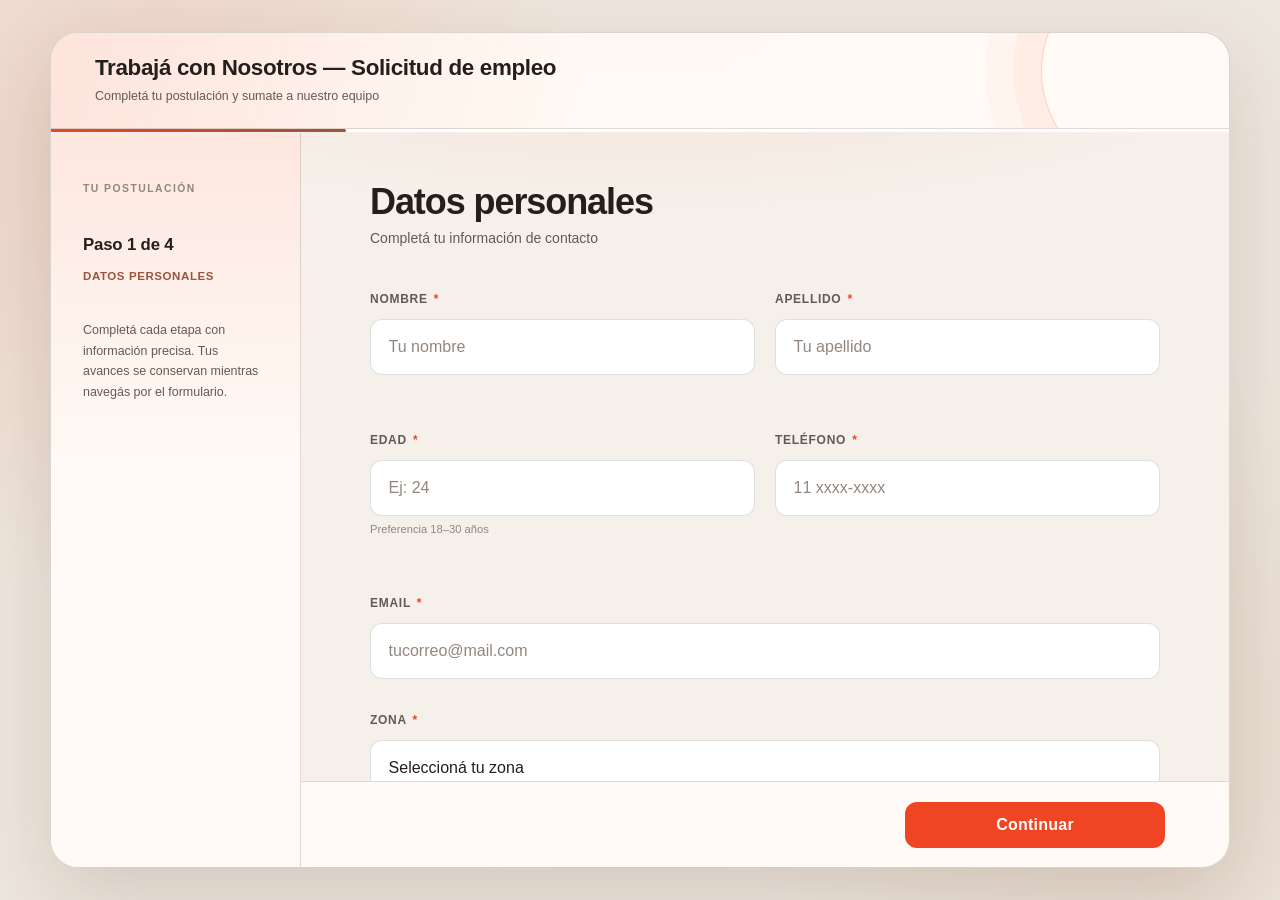
<file: index.html>
<!DOCTYPE html>
<html lang="es">
<head>
  <meta charset="UTF-8">
  <meta name="viewport" content="width=device-width, initial-scale=1.0, viewport-fit=cover">
  <meta name="theme-color" content="#f5f1ea">
  <meta name="apple-mobile-web-app-capable" content="yes">
  <meta name="apple-mobile-web-app-status-bar-style" content="default">
  <meta name="description" content="Formulario unificado de postulación laboral">
  <title>Trabajá con Nosotros — Solicitud de empleo</title>
  <link rel="stylesheet" href="styles.css">
</head>
<body>

<div id="app">

  <!-- ── HEADER ── -->
  <header class="app-header" role="banner">
    <div class="header-text">
      <h1 class="header-title">Trabajá con Nosotros — Solicitud de empleo</h1>
      <p class="header-sub">Completá tu postulación y sumate a nuestro equipo</p>
    </div>
  </header>

  <!-- ── PROGRESS ── -->
  <div class="progress-wrap" aria-hidden="true">
    <div class="progress-fill" id="progressFill"></div>
  </div>

  <!-- ── STEP INDICATOR ── -->
  <div class="step-indicator" id="stepIndicator" aria-live="polite" aria-atomic="true">
    <span class="step-ind-cur" id="stepIndCur">Paso 1 de 4</span>
    <span class="step-ind-name" id="stepIndName">Datos personales</span>
  </div>

  <!-- ════════════════════════════════════════════
       FORM STEPS
  ════════════════════════════════════════════ -->
  <main class="form-main" id="formMain">

    <!-- ──────────────────────────────────────
         PASO 1 · Datos personales
    ────────────────────────────────────── -->
    <section class="form-step is-active" id="step-1" data-step="1"
             aria-labelledby="title-1">

      <header class="step-header">
        <h2 class="step-title" id="title-1">Datos personales</h2>
        <p class="step-sub">Completá tu información de contacto</p>
      </header>

      <!-- Nombre + Apellido -->
      <div class="field-row">
        <div class="field">
          <label class="field-label" for="firstName">
            Nombre <span class="req" aria-label="requerido">*</span>
          </label>
          <input type="text" id="firstName" class="field-input"
                 autocomplete="given-name" inputmode="text"
                 placeholder="Tu nombre" data-required>
        </div>
        <div class="field">
          <label class="field-label" for="lastName">
            Apellido <span class="req" aria-label="requerido">*</span>
          </label>
          <input type="text" id="lastName" class="field-input"
                 autocomplete="family-name" inputmode="text"
                 placeholder="Tu apellido" data-required>
        </div>
      </div>

      <!-- Edad + Teléfono -->
      <div class="field-row">
        <div class="field">
          <label class="field-label" for="age">
            Edad <span class="req" aria-label="requerido">*</span>
          </label>
          <input type="number" id="age" class="field-input"
                 min="16" max="99" inputmode="numeric"
                 placeholder="Ej: 24" data-required>
          <span class="field-hint">Preferencia 18–30 años</span>
        </div>
        <div class="field">
          <label class="field-label" for="phone">
            Teléfono <span class="req" aria-label="requerido">*</span>
          </label>
          <input type="tel" id="phone" class="field-input"
                 autocomplete="tel" inputmode="tel"
                 placeholder="11 xxxx-xxxx" data-required>
        </div>
      </div>

      <!-- Email -->
      <div class="field">
        <label class="field-label" for="email">
          Email <span class="req" aria-label="requerido">*</span>
        </label>
        <input type="email" id="email" class="field-input"
               autocomplete="email" inputmode="email"
               placeholder="tucorreo@mail.com" data-required>
      </div>

      <!-- Zona -->
      <div class="field">
        <label class="field-label" for="zone">
          Zona <span class="req" aria-label="requerido">*</span>
        </label>
        <select id="zone" class="field-input" data-required>
          <option value="" disabled selected>Seleccioná tu zona</option>
          <option value="CABA">CABA</option>
          <option value="Sur">Sur</option>
          <option value="Norte">Norte</option>
          <option value="Oeste">Oeste</option>
          <option value="Zárate">Zárate</option>
          <option value="Mar del Plata">Mar del Plata</option>
          <option value="Luján">Luján</option>
          <option value="La Plata">La Plata</option>
          <option value="Rosario">Ciudad de Rosario</option>
          <option value="La Plata">Ciudad de Santa Fe</option>
          <option value="La Plata">Ciudad de Córdoba</option>
          <option value="La Plata">Ciudad de Paraná</option>
        </select>
      </div>

      <!-- Localidad (visible solo para Sur / Norte / Oeste) -->
      <div class="field" id="localidadField" hidden>
        <label class="field-label" for="localidad">
          Localidad <span class="req" aria-label="requerido">*</span>
        </label>
        <select id="localidad" class="field-input">
          <option value="" disabled selected>Seleccioná tu localidad</option>
        </select>
      </div>

      <!-- Puestos -->
      <div class="field">
        <label class="field-label">
          Puesto de interés <span class="req" aria-label="requerido">*</span>
        </label>
        <div class="check-group" id="puestoGroup" role="radiogroup"
             aria-label="Seleccioná un puesto">
          <label class="check-opt">
            <input type="radio" name="puesto" value="Empleado Polivalente">
            <span class="check-box" aria-hidden="true"></span>
            <span class="check-lbl">Empleado Polivalente</span>
          </label>
          <label class="check-opt">
            <input type="radio" name="puesto" value="Encargado de Turno">
            <span class="check-box" aria-hidden="true"></span>
            <span class="check-lbl">Encargado de Turno</span>
          </label>
          <label class="check-opt">
            <input type="radio" name="puesto" value="Gerente de Local">
            <span class="check-box" aria-hidden="true"></span>
            <span class="check-lbl">Gerente de Local</span>
          </label>
        </div>
        <div class="excl-warn" id="puestoWarn" hidden role="alert">
          <span aria-hidden="true">⚠</span>
          <span>Se requiere experiencia previa comprobable en rubros gastronómicos exclusivamente.</span>
        </div>
      </div>

      <!-- Separador de requisitos -->
      <div class="section-sep" role="separator">
        <span class="section-sep-lbl">Requisitos del puesto</span>
      </div>

      <!-- Disponibilidad nocturna -->
      <div class="field">
        <label class="field-label">
          ¿Tenés disponibilidad de 18:00 a 03:00 hs?
          <span class="req" aria-label="requerido">*</span>
        </label>
        <div class="opt-group" data-group="dispNoche" role="radiogroup"
             aria-label="Disponibilidad nocturna">
          <button type="button" class="opt-btn" data-value="si">
            <span class="opt-dot" aria-hidden="true"></span>
            <span class="opt-lbl">Sí, tengo disponibilidad en ese horario</span>
          </button>
          <button type="button" class="opt-btn" data-value="no">
            <span class="opt-dot" aria-hidden="true"></span>
            <span class="opt-lbl">No, no puedo en ese horario</span>
          </button>
        </div>
      </div>

      <!-- Curso manipulación (EXCLUYENTE) -->
      <div class="field">
        <label class="field-label">
          Curso de Manipulación de Alimentos
          <span class="badge-excl" aria-label="requisito excluyente">EXCLUYENTE</span>
        </label>
        <p class="field-desc">
          Declaro que cuento con el Curso de Manipulación de Alimentos vigente
          o que me encuentro actualmente cursándolo.
        </p>
        <div class="opt-group" data-group="cursoMani" role="radiogroup"
             aria-label="Curso de manipulación de alimentos">
          <button type="button" class="opt-btn" data-value="si">
            <span class="opt-dot" aria-hidden="true"></span>
            <span class="opt-lbl">Sí, lo tengo vigente o estoy cursándolo actualmente</span>
          </button>
          <button type="button" class="opt-btn" data-value="no">
            <span class="opt-dot" aria-hidden="true"></span>
            <span class="opt-lbl">No, no lo tengo ni lo estoy cursando</span>
          </button>
        </div>
        <div class="excl-warn" id="exclWarn" hidden role="alert">
          <span aria-hidden="true">⚠</span>
          <span>Este es un requisito excluyente para continuar la postulación.</span>
        </div>
      </div>

      <!-- Antecedentes -->
      <div class="field">
        <label class="field-label">
          Certificado de Antecedentes Penales
          <span class="req" aria-label="requerido">*</span>
        </label>
        <p class="field-desc">
          ¿Tiene vigente su certificado de antecedentes penales? Recuerde que
          debe contar con el mismo para poder realizar la entrevista.
        </p>
        <div class="opt-group" data-group="antecedentes" role="radiogroup"
             aria-label="Certificado de antecedentes penales">
          <button type="button" class="opt-btn" data-value="si">
            <span class="opt-dot" aria-hidden="true"></span>
            <span class="opt-lbl">Sí, está vigente</span>
          </button>
          <button type="button" class="opt-btn" data-value="no-tramite">
            <span class="opt-dot" aria-hidden="true"></span>
            <span class="opt-lbl">No lo tengo / Está en trámite</span>
          </button>
        </div>
      </div>

    </section><!-- /step-1 -->


    <!-- ──────────────────────────────────────
         PASO 2 · Disponibilidad
    ────────────────────────────────────── -->
    <section class="form-step" id="step-2" data-step="2"
             aria-labelledby="title-2">

      <header class="step-header">
        <h2 class="step-title" id="title-2">Disponibilidad</h2>
        <p class="step-sub">La disponibilidad es clave en gastronomía</p>
      </header>

      <div class="field">
        <label class="field-label">
          ¿Cuál es tu disponibilidad horaria?
          <span class="req">*</span>
        </label>
        <div class="opt-group" data-group="dispHoraria" role="radiogroup">
          <button type="button" class="opt-btn" data-value="full-time" data-pts="30">
            <span class="opt-dot" aria-hidden="true"></span>
            <span class="opt-lbl">Full Time — 40+ hs/semana</span>
          </button>
          <button type="button" class="opt-btn" data-value="part-tarde" data-pts="25">
            <span class="opt-dot" aria-hidden="true"></span>
            <span class="opt-lbl">Part Time — tarde / noche</span>
          </button>
          <button type="button" class="opt-btn" data-value="part-manana" data-pts="15">
            <span class="opt-dot" aria-hidden="true"></span>
            <span class="opt-lbl">Part Time — mañana</span>
          </button>
          <button type="button" class="opt-btn" data-value="solo-fds" data-pts="10">
            <span class="opt-dot" aria-hidden="true"></span>
            <span class="opt-lbl">Solo fines de semana</span>
          </button>
        </div>
      </div>

      <div class="field">
        <label class="field-label">
          ¿Podés trabajar fines de semana? <span class="req">*</span>
        </label>
        <div class="opt-group" data-group="dispFds" role="radiogroup">
          <button type="button" class="opt-btn" data-value="always" data-pts="20">
            <span class="opt-dot" aria-hidden="true"></span>
            <span class="opt-lbl">Sí, siempre</span>
          </button>
          <button type="button" class="opt-btn" data-value="sometimes" data-pts="10">
            <span class="opt-dot" aria-hidden="true"></span>
            <span class="opt-lbl">A veces</span>
          </button>
          <button type="button" class="opt-btn" data-value="never" data-pts="0">
            <span class="opt-dot" aria-hidden="true"></span>
            <span class="opt-lbl">No puedo los fines de semana</span>
          </button>
        </div>
      </div>

      <div class="field">
        <label class="field-label">
          ¿Disponibilidad en feriados? <span class="req">*</span>
        </label>
        <div class="opt-group" data-group="dispFeriados" role="radiogroup">
          <button type="button" class="opt-btn" data-value="yes" data-pts="10">
            <span class="opt-dot" aria-hidden="true"></span>
            <span class="opt-lbl">Sí, sin problema</span>
          </button>
          <button type="button" class="opt-btn" data-value="no" data-pts="0">
            <span class="opt-dot" aria-hidden="true"></span>
            <span class="opt-lbl">No, no puedo en feriados</span>
          </button>
        </div>
      </div>

      <div class="field">
        <label class="field-label">
          ¿Podés incorporarte de forma inmediata? <span class="req">*</span>
        </label>
        <div class="opt-group" data-group="dispInicio" role="radiogroup">
          <button type="button" class="opt-btn" data-value="now" data-pts="10">
            <span class="opt-dot" aria-hidden="true"></span>
            <span class="opt-lbl">Sí, puedo empezar ya</span>
          </button>
          <button type="button" class="opt-btn" data-value="2weeks" data-pts="5">
            <span class="opt-dot" aria-hidden="true"></span>
            <span class="opt-lbl">En 1–2 semanas</span>
          </button>
          <button type="button" class="opt-btn" data-value="1month" data-pts="0">
            <span class="opt-dot" aria-hidden="true"></span>
            <span class="opt-lbl">En 1 mes o más</span>
          </button>
        </div>
      </div>

    </section><!-- /step-2 -->


    <!-- ──────────────────────────────────────
         PASO 3 · Experiencia
    ────────────────────────────────────── -->
    <section class="form-step" id="step-3" data-step="3"
             aria-labelledby="title-3">

      <header class="step-header">
        <h2 class="step-title" id="title-3">Experiencia</h2>
        <p class="step-sub">Contanos tu historia laboral</p>
      </header>

      <div class="field">
        <label class="field-label">
          ¿Tenés experiencia en gastronomía o atención? <span class="req">*</span>
        </label>
        <div class="opt-group" data-group="expGastro" role="radiogroup">
          <button type="button" class="opt-btn" data-value="+2" data-pts="20">
            <span class="opt-dot" aria-hidden="true"></span>
            <span class="opt-lbl">Sí, más de 2 años</span>
          </button>
          <button type="button" class="opt-btn" data-value="1-2" data-pts="15">
            <span class="opt-dot" aria-hidden="true"></span>
            <span class="opt-lbl">Entre 1 y 2 años</span>
          </button>
          <button type="button" class="opt-btn" data-value="lt1" data-pts="8">
            <span class="opt-dot" aria-hidden="true"></span>
            <span class="opt-lbl">Algo, menos de un año</span>
          </button>
          <button type="button" class="opt-btn" data-value="0" data-pts="0">
            <span class="opt-dot" aria-hidden="true"></span>
            <span class="opt-lbl">No, es mi primera vez</span>
          </button>
        </div>
      </div>

      <div class="field">
        <label class="field-label">
          ¿Tenés experiencia en caja o manejo de dinero? <span class="req">*</span>
        </label>
        <div class="opt-group" data-group="expCaja" role="radiogroup">
          <button type="button" class="opt-btn" data-value="yes" data-pts="5">
            <span class="opt-dot" aria-hidden="true"></span>
            <span class="opt-lbl">Sí, tengo experiencia</span>
          </button>
          <button type="button" class="opt-btn" data-value="no" data-pts="0">
            <span class="opt-dot" aria-hidden="true"></span>
            <span class="opt-lbl">No, nunca manejé caja</span>
          </button>
        </div>
      </div>

    </section><!-- /step-3 -->


    <!-- ──────────────────────────────────────
         PASO 4 · Quiz / Autoevaluación
    ────────────────────────────────────── -->
    <section class="form-step" id="step-4" data-step="4"
             aria-labelledby="title-4">

      <header class="quiz-header">
        <div class="quiz-progress-track" aria-hidden="true">
          <div class="quiz-progress-fill" id="quizProgressFill"></div>
        </div>
        <div class="quiz-meta">
          <span class="quiz-counter" id="quizCounter"
                aria-live="polite" aria-atomic="true">Pregunta 1 de 12</span>
          <span class="quiz-tag" aria-hidden="true">Autoevaluación</span>
        </div>
        <h2 class="quiz-title" id="title-4">
          Respondé con honestidad — no hay respuestas incorrectas.
        </h2>
      </header>

      <div class="quiz-body">
        <p class="quiz-question" id="quizQuestion" aria-live="polite"></p>
        <div class="quiz-answers" id="quizAnswers" role="group"
             aria-label="Opciones de respuesta"></div>
      </div>

      <div class="quiz-footer" id="quizFooter" hidden>
        <button type="button" class="btn-quiz-next" id="btnQuizNext">
          Siguiente →
        </button>
      </div>

    </section><!-- /step-4 -->


    <!-- ──────────────────────────────────────
         PASO 5 · Gracias (pantalla final)
    ────────────────────────────────────── -->
    <section class="form-step" id="step-5" data-step="5"
             aria-labelledby="title-5">

      <div class="thanks-wrap">
        <div class="thanks-icon" aria-hidden="true">🎉</div>

        <h2 class="thanks-title" id="title-5">
          ¡Gracias por postularte!
        </h2>

        <p class="thanks-msg">
          Hemos recibido tu solicitud correctamente.
        </p>

        <p class="thanks-msg">
          Mientras evaluamos tu perfil, podés adelantar la documentación requerida.
          Esto permitirá agilizar tu proceso de selección si avanzás a la siguiente etapa.
        </p>

        <a href="https://sites.google.com/view/postulantes-seleccion/documentacion"
           target="_blank"
           rel="noopener noreferrer"
           class="btn-primary thanks-cta">
          📄 Completar documentación
        </a>

        <button type="button" class="btn-exit" id="btnExit">
          Cerrar
        </button>
      </div>

    </section><!-- /step-5 -->

  </main><!-- /form-main -->

  <!-- ── NAV STICKY ── -->
  <nav class="form-nav" id="formNav" aria-label="Navegación del formulario">
    <button type="button" class="btn-back" id="btnBack" hidden
            aria-label="Volver al paso anterior">
      ← Volver
    </button>
    <button type="button" class="btn-next" id="btnNext"
            aria-label="Continuar al siguiente paso">
      Continuar
    </button>
  </nav>

</div><!-- /app -->

<script src="app.js"></script>
</body>
</html>
</file>
<file: styles.css>
/* ══════════════════════════════════════════════════════════════
   ATS Gastronómico — styles.css
   Mobile-first | Light editorial | Coral + warm neutrals
   Paleta: marfil · carbón cálido · coral #ef4523
   ══════════════════════════════════════════════════════════════ */

/* ── 1. VARIABLES ── */
:root {
  /* Backgrounds */
  --bg:         #f5f1ea;
  --bg-surface: #fffaf5;
  --bg-raised:  #ffffff;
  --bg-hover:   #f8e9df;

  /* Borders */
  --border:       rgba(36, 31, 28, 0.14);
  --border-focus: rgba(36, 31, 28, 0.34);

  /* Brand */
  --red:       #ef4523;
  --red-dark:  #c9351b;
  --red-light: #f2694b;
  --red-glow:  rgba(239, 69, 35, 0.18);

  --gold:      #9a543d;
  --gold-lt:   #c77758;
  --gold-glow: rgba(154, 84, 61, 0.13);

  /* Text */
  --t1: #241f1c;
  --t2: #625b54;
  --t3: #91877f;

  /* Semantic */
  --warn: #fff0eb;
  --warn-border: rgba(201, 53, 27, 0.34);

  /* Quiz accent colors */
  --qa1: #e75837;
  --qa2: #47352e;
  --qa3: #b8653e;
  --qa4: #637c62;

  /* Spacing */
  --s1: 0.375rem;
  --s2: 0.625rem;
  --s3: 1rem;
  --s4: 1.5rem;
  --s5: 2rem;
  --s6: 3rem;

  /* Layout */
  --header-h:    64px;
  --progress-h:  3px;
  --indicator-h: 34px;
  --nav-h:       72px;
  --max-w:       520px;

  /* Radii */
  --r-sm:  8px;
  --r-md:  12px;
  --r-lg:  16px;
  --r-xl:  22px;
  --r-pill: 999px;

  /* Transitions */
  --ease-out: cubic-bezier(0.25, 0.46, 0.45, 0.94);
  --ease-spring: cubic-bezier(0.34, 1.3, 0.64, 1);
  --t-fast: 0.14s ease;
  --t-base: 0.24s ease;
  --t-slow: 0.38s var(--ease-out);

  /* Typography */
  --font: 'Helvetica Neue', Helvetica, Arial, sans-serif;
}

/* ── 2. RESET ── */
*, *::before, *::after {
  box-sizing: border-box;
  margin: 0;
  padding: 0;
}

html {
  font-size: 16px;
  -webkit-text-size-adjust: 100%;
  -webkit-tap-highlight-color: transparent;
  /* Sin scroll-behavior en html para evitar conflictos */
}

/* body ocupa exactamente la pantalla, sin scroll propio */
body {
  font-family: var(--font);
  background: var(--bg);
  color: var(--t1);
  line-height: 1.55;
  height: 100vh;
  height: 100dvh;
  overflow: hidden;           /* el scroll lo maneja form-main */
  -webkit-font-smoothing: antialiased;
  -moz-osx-font-smoothing: grayscale;
}

img { display: block; max-width: 100%; }

button {
  font-family: inherit;
  cursor: pointer;
  border: none;
  background: none;
  -webkit-appearance: none;
  appearance: none;
}

input, textarea, select {
  font-family: inherit;
  -webkit-appearance: none;
  appearance: none;
}

/* ── 3. APP SHELL ── */
#app {
  display: flex;
  flex-direction: column;
  height: 100vh;
  height: 100dvh;             /* altura exacta del viewport */
  max-width: var(--max-w);
  margin: 0 auto;
  position: relative;
  overflow: hidden;           /* contiene el scroll dentro */

  background:
    radial-gradient(ellipse 90% 35% at 50% 0%,
      rgba(239, 69, 35, 0.10) 0%,
      transparent 60%
    ),
    var(--bg);
}

/* ── 4. HEADER ── */
.app-header {
  display: flex;
  align-items: center;
  gap: var(--s3);
  padding: 0 var(--s4);
  height: var(--header-h);
  background: rgba(255, 250, 245, 0.94);
  border-bottom: 1px solid var(--border);
  flex-shrink: 0;             /* no se comprime */
  z-index: 30;
  backdrop-filter: blur(14px);
  -webkit-backdrop-filter: blur(14px);
}

.header-logos {
  display: flex;
  align-items: center;
  gap: var(--s2);
  flex-shrink: 0;
}

.logo {
  object-fit: contain;
  flex-shrink: 0;
}

.logo--sabores {
  width: 42px;
  height: 42px;
  border-radius: 50%;
  background: var(--bg-surface);
}

.logo--ext {
  width: 36px;
  height: 36px;
  border-radius: var(--r-sm);
  background: var(--bg-surface);
}

.logo-divider {
  width: 1px;
  height: 28px;
  background: var(--border);
}

.header-text { flex: 1; min-width: 0; }

.header-title {
  font-size: 0.875rem;
  font-weight: 700;
  color: var(--t1);
  letter-spacing: 0.015em;
  white-space: nowrap;
  overflow: hidden;
  text-overflow: ellipsis;
  line-height: 1.2;
}

.header-sub {
  font-size: 0.7rem;
  color: var(--t2);
  margin-top: 2px;
  white-space: nowrap;
  overflow: hidden;
  text-overflow: ellipsis;
}

/* ── 5. PROGRESS BAR ── */
.progress-wrap {
  height: var(--progress-h);
  background: var(--bg-raised);
  flex-shrink: 0;
  z-index: 29;
}

.progress-fill {
  height: 100%;
  width: 0%;
  background: linear-gradient(90deg, var(--red), var(--gold));
  border-radius: 0 var(--r-pill) var(--r-pill) 0;
  transition: width var(--t-slow);
}

/* ── 6. STEP INDICATOR ── */
.step-indicator {
  display: flex;
  justify-content: space-between;
  align-items: center;
  padding: 0 var(--s4);
  height: var(--indicator-h);
  background: var(--bg-surface);
  border-bottom: 1px solid var(--border);
  flex-shrink: 0;
  z-index: 28;
}

.step-ind-cur {
  font-size: 0.7rem;
  font-weight: 700;
  color: var(--gold);
  text-transform: uppercase;
  letter-spacing: 0.08em;
}

.step-ind-name {
  font-size: 0.7rem;
  color: var(--t3);
  text-transform: uppercase;
  letter-spacing: 0.05em;
}

/* ── 7. FORM MAIN ── */
.form-main {
  flex: 1;                          /* ocupa el espacio restante */
  overflow-y: scroll;               /* scroll siempre visible en iOS */
  overflow-x: hidden;
  -webkit-overflow-scrolling: touch;
  overscroll-behavior-y: contain;
  scroll-behavior: smooth;
  padding: var(--s4);
  padding-bottom: calc(var(--nav-h) + var(--s5));
  /* Fuerza un contexto de scroll propio en iOS */
  transform: translateZ(0);
  -webkit-transform: translateZ(0);
}

/* ── 8. FORM STEPS — sistema de transición ── */
.form-step {
  display: none;
}

.form-step.is-active {
  display: block;
  animation: stepIn var(--t-slow) forwards;
}

@keyframes stepIn {
  from { opacity: 0; transform: translateY(14px); }
  to   { opacity: 1; transform: translateY(0); }
}

/* ── 9. STEP HEADER ── */
.step-header {
  margin-bottom: var(--s5);
}

.step-title {
  font-size: clamp(1.6rem, 5vw, 2rem);
  font-weight: 800;
  letter-spacing: -0.03em;
  color: var(--t1);
  line-height: 1.15;
}

.step-sub {
  font-size: 0.875rem;
  color: var(--t2);
  margin-top: var(--s1);
}

/* ── 10. CONFIG PANEL ── */
.config-panel {
  background: rgba(154, 84, 61, 0.07);
  border: 1px solid rgba(154, 84, 61, 0.20);
  border-radius: var(--r-md);
  padding: var(--s3);
  margin-bottom: var(--s4);
}

.config-label {
  display: flex;
  align-items: center;
  gap: var(--s1);
  font-size: 0.68rem;
  font-weight: 700;
  color: var(--gold);
  text-transform: uppercase;
  letter-spacing: 0.07em;
  margin-bottom: var(--s2);
  cursor: default;
}

.config-input {
  width: 100%;
  background: #fffdfa;
  border: 1px solid rgba(154, 84, 61, 0.30);
  border-radius: var(--r-sm);
  padding: 0.5rem 0.75rem;
  font-size: 0.78rem;
  color: var(--t1);
  outline: none;
  transition: border-color var(--t-fast);
}

.config-input:focus {
  border-color: var(--gold);
}

.config-input::placeholder { color: var(--t3); }

/* ── 11. FIELD LAYOUT ── */
.field {
  margin-bottom: var(--s4);
}

.field-row {
  display: grid;
  grid-template-columns: 1fr 1fr;
  gap: var(--s3);
  margin-bottom: var(--s4);
}

.field-label {
  display: block;
  font-size: 0.75rem;
  font-weight: 700;
  color: var(--t2);
  text-transform: uppercase;
  letter-spacing: 0.06em;
  margin-bottom: var(--s2);
}

.req { color: var(--red); margin-left: 2px; }

.field-hint {
  display: block;
  font-size: 0.7rem;
  color: var(--t3);
  margin-top: 5px;
}

.field-desc {
  font-size: 0.825rem;
  color: var(--t2);
  line-height: 1.55;
  margin-bottom: var(--s2);
  font-style: italic;
}

/* ── 12. INPUTS ── */
.field-input {
  width: 100%;
  background: var(--bg-raised);
  border: 1.5px solid var(--border);
  border-radius: var(--r-md);
  padding: 0.875rem 1rem;
  font-size: 1rem;
  color: var(--t1);
  outline: none;
  transition: border-color var(--t-fast), box-shadow var(--t-fast);
  line-height: 1.4;
}

.field-input::placeholder { color: var(--t3); }

.field-input:focus {
  border-color: var(--red);
  box-shadow: 0 0 0 3px var(--red-glow);
}

.field-input.is-error {
  border-color: var(--red-light);
  box-shadow: 0 0 0 3px var(--red-glow);
}

.field-input[type="number"]::-webkit-inner-spin-button,
.field-input[type="number"]::-webkit-outer-spin-button { -webkit-appearance: none; }
.field-input[type="number"] { -moz-appearance: textfield; }

/* ── 13. SECTION SEPARATOR ── */
.section-sep {
  display: flex;
  align-items: center;
  gap: var(--s3);
  margin: var(--s5) 0 var(--s4);
}

.section-sep::before,
.section-sep::after {
  content: '';
  flex: 1;
  height: 1px;
  background: var(--border);
}

.section-sep-lbl {
  font-size: 0.7rem;
  font-weight: 800;
  color: var(--red);
  text-transform: uppercase;
  letter-spacing: 0.1em;
  white-space: nowrap;
}

/* ── 14. OPTION BUTTONS (radio-style) ── */
.opt-group {
  display: flex;
  flex-direction: column;
  gap: var(--s2);
}

.opt-btn {
  display: flex;
  align-items: center;
  gap: 0.875rem;
  width: 100%;
  padding: 0.875rem 1rem;
  background: var(--bg-raised);
  border: 1.5px solid var(--border);
  border-radius: var(--r-md);
  text-align: left;
  position: relative;
  overflow: hidden;
  transition:
    border-color var(--t-fast),
    background    var(--t-fast),
    box-shadow    var(--t-fast),
    transform     var(--t-fast);
}

.opt-btn::before {
  content: '';
  position: absolute;
  left: 0; top: 0; bottom: 0;
  width: 3px;
  background: transparent;
  border-radius: 0 2px 2px 0;
  transition: background var(--t-fast);
}

.opt-btn:hover {
  border-color: var(--border-focus);
  background: var(--bg-hover);
}

.opt-btn:active { transform: scale(0.985); }

.opt-btn.is-sel {
  border-color: var(--red);
  background: rgba(239, 69, 35, 0.08);
  box-shadow: 0 0 0 1px rgba(239, 69, 35, 0.22);
}

.opt-btn.is-sel::before { background: var(--red); }

.opt-dot {
  width: 18px;
  height: 18px;
  border-radius: 50%;
  border: 2px solid var(--t3);
  flex-shrink: 0;
  position: relative;
  transition: border-color var(--t-fast);
}

.opt-btn.is-sel .opt-dot {
  border-color: var(--red);
  background: var(--red);
}

.opt-btn.is-sel .opt-dot::after {
  content: '';
  position: absolute;
  top: 50%; left: 50%;
  transform: translate(-50%, -50%);
  width: 6px;
  height: 6px;
  border-radius: 50%;
  background: #fff;
}

.opt-lbl {
  font-size: 0.9375rem;
  font-weight: 500;
  color: var(--t1);
  line-height: 1.4;
}

.opt-btn.is-sel .opt-lbl { color: var(--t1); }

/* ── 15. PUESTO DE INTERÉS ── */
.check-group {
  display: flex;
  flex-direction: column;
  gap: var(--s2);
}

.check-opt {
  display: flex;
  align-items: center;
  gap: 0.875rem;
  padding: 0.875rem 1rem;
  background: var(--bg-raised);
  border: 1.5px solid var(--border);
  border-radius: var(--r-md);
  cursor: pointer;
  user-select: none;
  transition: border-color var(--t-fast), background var(--t-fast);
}

.check-opt input[type="radio"] {
  position: absolute;
  opacity: 0;
  width: 0;
  height: 0;
  pointer-events: none;
}

.check-box {
  width: 20px;
  height: 20px;
  border-radius: 50%;
  border: 2px solid var(--t3);
  flex-shrink: 0;
  position: relative;
  transition: all var(--t-fast);
  background: transparent;
}

.check-opt.is-checked .check-box {
  background: var(--red);
  border-color: var(--red);
}

.check-opt.is-checked .check-box::after {
  content: '';
  position: absolute;
  inset: 5px;
  border-radius: 50%;
  background: #fff;
}

.check-opt.is-checked {
  border-color: var(--red);
  background: rgba(239, 69, 35, 0.08);
}

.check-lbl {
  font-size: 0.9375rem;
  font-weight: 500;
  color: var(--t1);
}

/* ── 16. BADGES Y ADVERTENCIAS ── */
.badge-excl {
  display: inline-flex;
  align-items: center;
  background: #fde3db;
  color: #a9301a;
  font-size: 0.6rem;
  font-weight: 800;
  padding: 2px 7px;
  border-radius: var(--r-pill);
  letter-spacing: 0.07em;
  vertical-align: middle;
  margin-left: 6px;
}

.excl-warn {
  display: flex;
  align-items: flex-start;
  gap: var(--s2);
  background: var(--warn);
  border: 1px solid var(--warn-border);
  border-radius: var(--r-md);
  padding: var(--s3);
  margin-top: var(--s2);
  font-size: 0.85rem;
  color: #9f301c;
  line-height: 1.5;
  animation: stepIn var(--t-base) forwards;
}

.step-error {
  display: none;
  background: var(--warn);
  border: 1px solid var(--warn-border);
  border-radius: var(--r-md);
  padding: var(--s3);
  margin-bottom: var(--s3);
  font-size: 0.85rem;
  color: #9f301c;
  animation: stepIn var(--t-base) forwards;
}

.step-error.is-visible { display: block; }

/* ── 17. QUIZ ── */
.quiz-header { margin-bottom: var(--s4); }

.quiz-progress-track {
  height: 3px;
  background: rgba(36, 31, 28, 0.10);
  border-radius: var(--r-pill);
  overflow: hidden;
  margin-bottom: var(--s3);
}

.quiz-progress-fill {
  height: 100%;
  width: 0%;
  background: linear-gradient(90deg, var(--red), var(--gold));
  border-radius: var(--r-pill);
  transition: width 0.45s var(--ease-out);
}

.quiz-meta {
  display: flex;
  justify-content: space-between;
  align-items: center;
  margin-bottom: var(--s3);
}

.quiz-counter {
  font-size: 0.72rem;
  font-weight: 800;
  color: var(--gold);
  text-transform: uppercase;
  letter-spacing: 0.08em;
}

.quiz-tag {
  font-size: 0.68rem;
  color: var(--t3);
  text-transform: uppercase;
  letter-spacing: 0.06em;
}

.quiz-title {
  font-size: 0.875rem;
  font-weight: 400;
  color: var(--t2);
  line-height: 1.55;
}

.quiz-body { margin-bottom: var(--s5); }

.quiz-question {
  font-size: clamp(1rem, 3.5vw, 1.2rem);
  font-weight: 600;
  color: var(--t1);
  line-height: 1.5;
  margin-bottom: var(--s4);
  min-height: 3rem;
  transition: opacity 0.22s ease, transform 0.22s ease;
}

.quiz-answers {
  display: grid;
  grid-template-columns: 1fr 1fr;
  gap: var(--s2);
}

.quiz-ans {
  display: flex;
  flex-direction: column;
  align-items: center;
  justify-content: center;
  gap: var(--s2);
  padding: 1rem 0.625rem;
  min-height: 88px;
  border-radius: var(--r-lg);
  border: 2px solid transparent;
  font-size: 0.8rem;
  font-weight: 600;
  color: #fffdf9;
  text-align: center;
  line-height: 1.3;
  cursor: pointer;
  transition: filter var(--t-fast), border-color var(--t-fast), transform var(--t-fast);
  -webkit-tap-highlight-color: transparent;
}

.quiz-ans:active { transform: scale(0.96); }
.quiz-ans:hover  { filter: brightness(1.08); }

.quiz-ans--1 { background: var(--qa1); }
.quiz-ans--2 { background: var(--qa2); }
.quiz-ans--3 { background: var(--qa3); }
.quiz-ans--4 { background: var(--qa4); }

.quiz-ans.is-picked {
  border-color: rgba(255, 255, 255, 0.85);
  filter: brightness(1.12);
}

.quiz-ans.is-off {
  opacity: 0.4;
  cursor: default;
  pointer-events: none;
}

.quiz-ans.is-picked.is-off {
  opacity: 1;
  pointer-events: none;
}

.quiz-shape {
  font-size: 1.2rem;
  line-height: 1;
  display: block;
}

.quiz-footer { margin-top: var(--s3); }

.btn-quiz-next {
  width: 100%;
  background: var(--red);
  color: #fff;
  border-radius: var(--r-md);
  padding: 1rem;
  font-size: 1rem;
  font-weight: 700;
  letter-spacing: 0.02em;
  transition: background var(--t-fast), transform var(--t-fast);
}

.btn-quiz-next:hover  { background: var(--red-light); }
.btn-quiz-next:active { background: var(--red-dark); transform: scale(0.99); }

/* ── 18. NAV STICKY ── */
.form-nav {
  position: relative;            /* ya no es fixed — vive en el flex */
  flex-shrink: 0;
  width: 100%;
  display: flex;
  align-items: center;
  gap: var(--s2);
  padding: var(--s3) var(--s4);
  padding-bottom: calc(var(--s3) + env(safe-area-inset-bottom, 0px));
  background: rgba(255, 250, 245, 0.96);
  border-top: 1px solid var(--border);
  backdrop-filter: blur(16px);
  -webkit-backdrop-filter: blur(16px);
  z-index: 40;
  height: var(--nav-h);
}

.btn-back {
  flex-shrink: 0;
  min-width: 88px;
  background: var(--bg-raised);
  color: var(--t2);
  border: 1.5px solid var(--border);
  border-radius: var(--r-md);
  padding: 0.875rem 1rem;
  font-size: 0.875rem;
  font-weight: 600;
  transition: all var(--t-fast);
}

.btn-back:hover  { border-color: var(--border-focus); color: var(--t1); }
.btn-back:active { transform: scale(0.98); }

.btn-next {
  flex: 1;
  background: var(--red);
  color: #fff;
  border-radius: var(--r-md);
  padding: 0.875rem 1.25rem;
  font-size: 1rem;
  font-weight: 700;
  letter-spacing: 0.015em;
  transition: background var(--t-fast), transform var(--t-fast);
}

.btn-next:hover  { background: var(--red-light); }
.btn-next:active { background: var(--red-dark); transform: scale(0.99); }
.btn-next:disabled {
  background: var(--bg-raised);
  color: var(--t3);
  cursor: not-allowed;
}

/* ── 19. PANTALLA DE GRACIAS ── */
.thanks-wrap {
  display: flex;
  flex-direction: column;
  align-items: center;
  text-align: center;
  padding: var(--s5) 0 var(--s6);
  gap: var(--s3);
}

.thanks-logos {
  display: flex;
  align-items: center;
  justify-content: center;
  gap: var(--s3);
  margin-bottom: var(--s2);
}

.thanks-logos .logo--sabores { width: 52px; height: 52px; }
.thanks-logos .logo--ext     { width: 46px; height: 46px; }

.thanks-icon {
  font-size: 3.25rem;
  line-height: 1;
  animation: popIn 0.45s var(--ease-spring) forwards;
}

@keyframes popIn {
  from { transform: scale(0.4); opacity: 0; }
  to   { transform: scale(1);   opacity: 1; }
}

.thanks-title {
  font-size: clamp(1.6rem, 5vw, 2rem);
  font-weight: 800;
  letter-spacing: -0.03em;
  color: var(--t1);
  line-height: 1.15;
}

.thanks-msg {
  font-size: 0.9375rem;
  color: var(--t2);
  line-height: 1.65;
  max-width: 440px;
}

.thanks-cta {
  display: inline-flex;
  align-items: center;
  justify-content: center;
  margin-top: var(--s2);
  padding: 0.9375rem 1.5rem;
  border: 1.5px solid var(--red);
  border-radius: var(--r-md);
  background: var(--red);
  color: #fff;
  font-size: 1rem;
  font-weight: 700;
  line-height: 1.2;
  text-decoration: none;
  transition: background var(--t-fast), border-color var(--t-fast), transform var(--t-fast);
}

.thanks-cta:hover {
  background: var(--red-dark);
  border-color: var(--red-dark);
}

.thanks-cta:active { transform: scale(0.98); }

.thanks-cta:focus-visible {
  outline: 3px solid color-mix(in srgb, var(--red) 35%, transparent);
  outline-offset: 3px;
}

.btn-exit {
  margin-top: var(--s1);
  background: var(--bg-raised);
  color: var(--t1);
  border: 1.5px solid var(--border);
  border-radius: var(--r-md);
  padding: 0.875rem 2.5rem;
  font-size: 1rem;
  font-weight: 600;
  transition: all var(--t-fast);
}

.btn-exit:hover  { background: var(--bg-hover); border-color: var(--border-focus); }
.btn-exit:active { transform: scale(0.98); }

/* ── 20. UTILIDADES ── */
[hidden] { display: none !important; }

/* ── 21. RESPONSIVE ── */
@media (max-width: 380px) {
  .field-row { grid-template-columns: 1fr; }
  .quiz-answers { grid-template-columns: 1fr 1fr; }
  .quiz-ans { min-height: 78px; font-size: 0.75rem; }
}

@media (min-width: 600px) {
  .form-main {
    padding: var(--s5);
    padding-bottom: calc(var(--nav-h) + var(--s5));
  }

  .step-title,
  .thanks-title { font-size: 2.2rem; }

  .opt-btn,
  .check-opt { padding: 1rem 1.25rem; }

  .field-input { padding: 1rem 1.1rem; }

  .quiz-ans { min-height: 100px; padding: 1.1rem 0.75rem; }
}

@media (min-width: 600px) and (min-height: 700px) {
  .field { margin-bottom: var(--s5); }
}

/* ── 22. EXPERIENCIA RESPONSIVE TABLET / DESKTOP ── */
@media (min-width: 700px) {
  body {
    padding: 1.5rem;
    background:
      radial-gradient(circle at 12% 18%, rgba(239, 69, 35, 0.13), transparent 28rem),
      radial-gradient(circle at 88% 82%, rgba(184, 101, 62, 0.10), transparent 25rem),
      #eee7de;
  }

  #app {
    width: min(100%, 900px);
    max-width: 900px;
    height: calc(100vh - 3rem);
    height: calc(100dvh - 3rem);
    border: 1px solid rgba(36, 31, 28, 0.13);
    border-radius: 24px;
    box-shadow: 0 28px 80px rgba(67, 43, 31, 0.16);
  }

  .app-header {
    position: relative;
    min-height: 88px;
    height: 88px;
    padding: 0 2.25rem;
    overflow: hidden;
    background:
      linear-gradient(110deg, rgba(239, 69, 35, 0.12), transparent 46%),
      rgba(255, 250, 245, 0.97);
  }

  .app-header::after {
    content: '';
    position: absolute;
    right: -32px;
    top: -72px;
    width: 220px;
    height: 220px;
    border: 1px solid rgba(239, 69, 35, 0.24);
    border-radius: 50%;
    box-shadow:
      0 0 0 28px rgba(239, 69, 35, 0.055),
      0 0 0 56px rgba(239, 69, 35, 0.025);
    pointer-events: none;
  }

  .header-text {
    position: relative;
    z-index: 1;
  }

  .header-title {
    font-size: 1.25rem;
    letter-spacing: -0.015em;
  }

  .header-sub {
    margin-top: 0.35rem;
    font-size: 0.78rem;
    color: var(--t2);
  }

  .step-indicator {
    height: 42px;
    padding-inline: 2.25rem;
  }

  .step-ind-cur,
  .step-ind-name {
    font-size: 0.72rem;
  }

  .form-main {
    overflow-y: auto;
    padding: 2.5rem 3rem;
    padding-bottom: 2.5rem;
    scrollbar-width: thin;
    scrollbar-color: rgba(36, 31, 28, 0.20) transparent;
  }

  .form-main::-webkit-scrollbar {
    width: 8px;
  }

  .form-main::-webkit-scrollbar-track {
    background: transparent;
  }

  .form-main::-webkit-scrollbar-thumb {
    background: rgba(36, 31, 28, 0.16);
    border: 2px solid transparent;
    border-radius: var(--r-pill);
    background-clip: padding-box;
  }

  .form-main::-webkit-scrollbar-thumb:hover {
    background: rgba(36, 31, 28, 0.28);
    border: 2px solid transparent;
    background-clip: padding-box;
  }

  .form-step {
    width: 100%;
    max-width: 760px;
    margin-inline: auto;
  }

  .step-header {
    margin-bottom: 2.5rem;
  }

  .step-title,
  .thanks-title {
    font-size: 2.25rem;
  }

  .field-row {
    gap: 1.25rem;
  }

  .opt-group,
  .check-group {
    display: grid;
    grid-template-columns: repeat(2, minmax(0, 1fr));
    gap: 0.75rem;
  }

  .form-nav {
    justify-content: flex-end;
    min-height: 80px;
    height: 80px;
    padding: 1rem 3rem;
  }

  .btn-back {
    min-width: 120px;
  }

  .btn-next {
    flex: 0 1 260px;
  }

  #step-5.is-active {
    height: 100%;
  }

  #step-5.is-active .thanks-wrap {
    min-height: 100%;
    justify-content: center;
    padding-block: 2rem;
  }
}

@media (min-width: 1100px) {
  body {
    padding: 2rem;
  }

  #app {
    display: grid;
    grid-template-columns: 250px minmax(0, 1fr);
    grid-template-rows: 96px 4px minmax(0, 1fr) 86px;
    width: min(100%, 1180px);
    max-width: 1180px;
    height: calc(100vh - 4rem);
    height: calc(100dvh - 4rem);
    min-height: 640px;
    border-radius: 28px;
  }

  .app-header {
    grid-column: 1 / -1;
    grid-row: 1;
    height: 96px;
    padding-inline: 2.75rem;
  }

  .header-title {
    font-size: 1.4rem;
  }

  .progress-wrap {
    grid-column: 1 / -1;
    grid-row: 2;
  }

  .step-indicator {
    grid-column: 1;
    grid-row: 3 / 5;
    height: auto;
    min-width: 0;
    padding: 3rem 2rem;
    flex-direction: column;
    align-items: flex-start;
    justify-content: flex-start;
    gap: 0.65rem;
    background:
      linear-gradient(180deg, rgba(239, 69, 35, 0.10), transparent 45%),
      var(--bg-surface);
    border-right: 1px solid var(--border);
    border-bottom: 0;
  }

  .step-indicator::before {
    content: 'TU POSTULACIÓN';
    display: block;
    margin-bottom: 1.5rem;
    color: var(--t3);
    font-size: 0.65rem;
    font-weight: 800;
    letter-spacing: 0.14em;
  }

  .step-indicator::after {
    content: 'Completá cada etapa con información precisa. Tus avances se conservan mientras navegás por el formulario.';
    display: block;
    margin-top: 1.5rem;
    color: var(--t2);
    font-size: 0.78rem;
    line-height: 1.65;
    text-transform: none;
    letter-spacing: normal;
  }

  .step-ind-cur {
    display: inline-flex;
    align-items: center;
    gap: 0.55rem;
    color: var(--t1);
    font-size: 1.05rem;
    letter-spacing: -0.01em;
    text-transform: none;
  }

  #app:has(#step-5.is-active) .step-ind-cur {
    padding: 0.55rem 0.8rem;
    color: #f5f5f2;
    background: rgba(33, 153, 84, 0.12);
    border: 1px solid rgba(76, 195, 126, 0.24);
    border-radius: var(--r-pill);
  }

  #app:has(#step-5.is-active) .step-ind-cur::before {
    content: '✓';
    display: grid;
    place-items: center;
    width: 1.25rem;
    height: 1.25rem;
    color: #8ae0ae;
    background: rgba(76, 195, 126, 0.14);
    border-radius: 50%;
    font-size: 0.75rem;
    font-weight: 900;
  }

  .step-ind-name {
    color: var(--gold);
    font-size: 0.72rem;
    font-weight: 700;
  }

  .form-main {
    grid-column: 2;
    grid-row: 3;
    padding: 3rem 4rem;
    padding-bottom: 3rem;
  }

  .form-step {
    max-width: 790px;
  }

  .form-nav {
    grid-column: 2;
    grid-row: 4;
    height: 86px;
    padding-inline: 4rem;
  }

  .quiz-answers {
    grid-template-columns: repeat(4, minmax(0, 1fr));
  }

  .quiz-ans {
    min-height: 112px;
  }
}

@media (min-width: 700px) and (max-height: 680px) {
  body { padding-block: 0.75rem; }

  #app {
    height: calc(100vh - 1.5rem);
    height: calc(100dvh - 1.5rem);
  }

  .app-header {
    min-height: 72px;
    height: 72px;
  }
}
</file>
